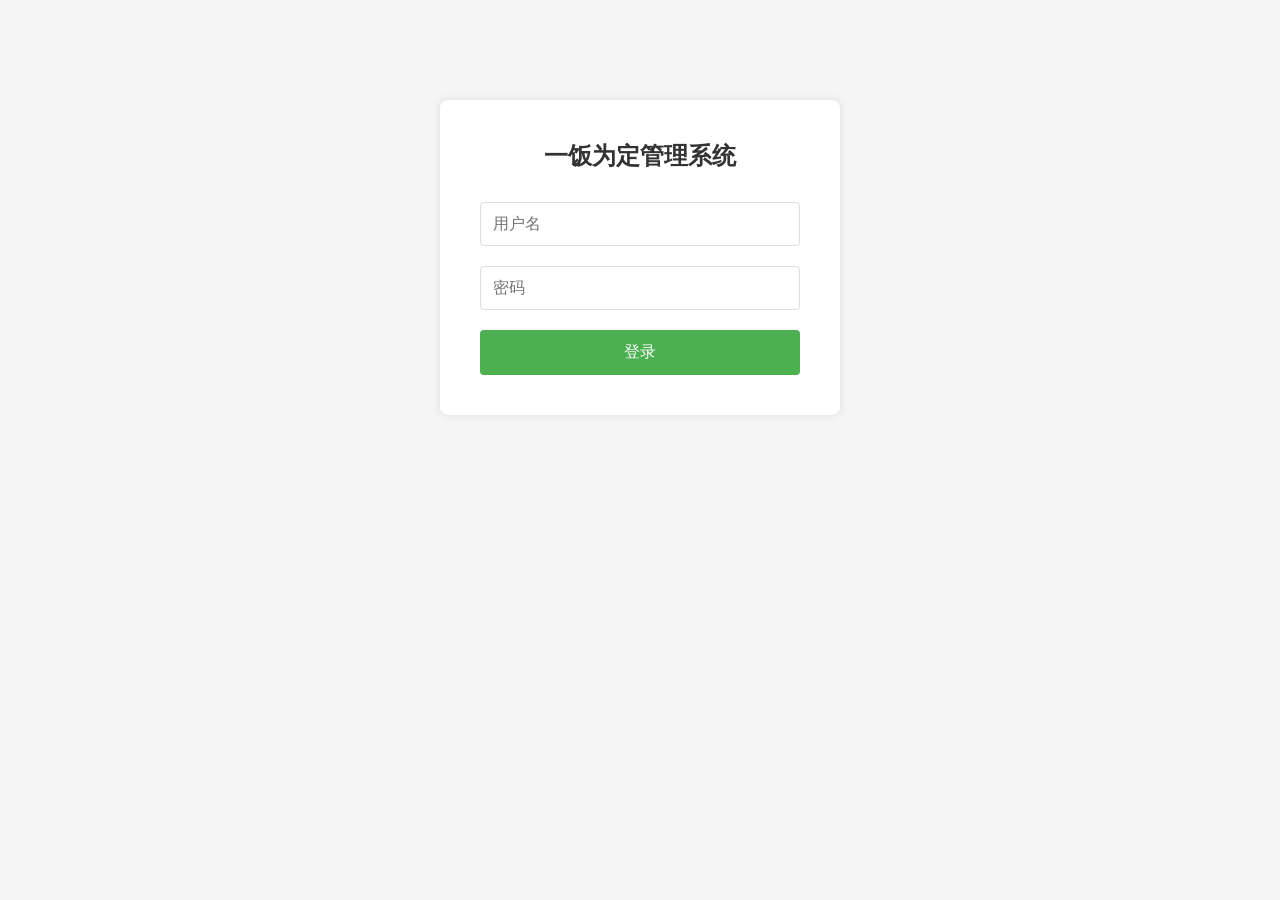
<file: yfwd-api/static/index.html>
<!DOCTYPE html>
<html lang="zh-CN">
<head>
    <meta charset="UTF-8">
    <meta name="viewport" content="width=device-width, initial-scale=1.0">
    <title>一饭为定管理系统</title>
    <style>
        * {
            margin: 0;
            padding: 0;
            box-sizing: border-box;
        }
        
        body {
            font-family: Arial, sans-serif;
            background-color: #f5f5f5;
            color: #333;
        }
        
        .container {
            max-width: 1200px;
            margin: 0 auto;
            padding: 20px;
        }
        
        /* 登录页面 */
        .login-container {
            max-width: 400px;
            margin: 100px auto;
            padding: 40px;
            background-color: white;
            border-radius: 8px;
            box-shadow: 0 0 10px rgba(0,0,0,0.1);
        }
        
        .login-container h2 {
            text-align: center;
            margin-bottom: 30px;
            color: #333;
        }
        
        .login-form input {
            width: 100%;
            padding: 12px;
            margin-bottom: 20px;
            border: 1px solid #ddd;
            border-radius: 4px;
            font-size: 16px;
        }
        
        .login-form button {
            width: 100%;
            padding: 12px;
            background-color: #4CAF50;
            color: white;
            border: none;
            border-radius: 4px;
            font-size: 16px;
            cursor: pointer;
        }
        
        .login-form button:hover {
            background-color: #45a049;
        }
        
        .login-hint {
            text-align: center;
            margin-top: 20px;
            font-size: 14px;
            color: #666;
        }
        
        /* 管理控制台 */
        .dashboard {
            display: none;
        }
        
        .header {
            display: flex;
            justify-content: space-between;
            align-items: center;
            margin-bottom: 30px;
        }
        
        .header h1 {
            font-size: 24px;
            color: #333;
        }
        
        .user-info {
            display: flex;
            align-items: center;
        }
        
        .user-info span {
            margin-right: 20px;
        }
        
        .logout-btn {
            padding: 8px 16px;
            background-color: #f44336;
            color: white;
            border: none;
            border-radius: 4px;
            cursor: pointer;
        }
        
        .logout-btn:hover {
            background-color: #da190b;
        }
        
        /* 统计卡片 */
        .stats-container {
            display: grid;
            grid-template-columns: repeat(4, 1fr);
            gap: 20px;
            margin-bottom: 30px;
        }
        
        .stat-card {
            background-color: white;
            padding: 20px;
            border-radius: 8px;
            box-shadow: 0 0 5px rgba(0,0,0,0.1);
            text-align: center;
        }
        
        .stat-card h3 {
            font-size: 14px;
            color: #666;
            margin-bottom: 10px;
        }
        
        .stat-card .value {
            font-size: 24px;
            font-weight: bold;
            color: #333;
        }
        
        /* 标签页 */
        .tabs {
            display: flex;
            margin-bottom: 20px;
            border-bottom: 1px solid #ddd;
        }
        
        .tab-btn {
            padding: 10px 20px;
            background: none;
            border: none;
            border-bottom: 2px solid transparent;
            cursor: pointer;
            font-size: 16px;
            color: #666;
        }
        
        .tab-btn.active {
            border-bottom-color: #4CAF50;
            color: #4CAF50;
            font-weight: bold;
        }
        
        /* 内容区域 */
        .tab-content {
            background-color: white;
            border-radius: 8px;
            box-shadow: 0 0 5px rgba(0,0,0,0.1);
            padding: 20px;
        }
        
        .tab-pane {
            display: none;
        }
        
        .tab-pane.active {
            display: block;
        }
        
        /* 表格 */
        table {
            width: 100%;
            border-collapse: collapse;
            margin-top: 20px;
        }
        
        th, td {
            padding: 12px;
            text-align: left;
            border-bottom: 1px solid #ddd;
        }
        
        th {
            background-color: #f2f2f2;
            font-weight: bold;
        }
        
        tr:hover {
            background-color: #f5f5f5;
        }
        
        /* 操作按钮 */
        .action-btn {
            padding: 5px 10px;
            border: none;
            border-radius: 4px;
            cursor: pointer;
            font-size: 14px;
        }
        
        .delete-btn {
            background-color: #f44336;
            color: white;
        }
        
        .delete-btn:hover {
            background-color: #da190b;
        }
        
        /* 加载状态 */
        .loading {
            text-align: center;
            padding: 40px;
            color: #666;
        }
        
        /* 错误提示 */
        .error {
            text-align: center;
            padding: 40px;
            color: #f44336;
        }
        
        /* 折叠容器 */
        .collapse-container {
            margin-bottom: 10px;
            border: 1px solid #ddd;
            border-radius: 4px;
        }
        
        .collapse-header {
            background-color: #f2f2f2;
            padding: 10px 15px;
            display: flex;
            justify-content: space-between;
            align-items: center;
            cursor: pointer;
        }
        
        .collapse-header:hover {
            background-color: #e8e8e8;
        }
        
        .collapse-content {
            padding: 15px;
            background-color: white;
        }
        
        /* 响应式设计 */
        @media (max-width: 768px) {
            .stats-container {
                grid-template-columns: 1fr;
            }
            
            .tabs {
                flex-direction: column;
            }
            
            .tab-btn {
                border-bottom: none;
                border-right: 2px solid transparent;
                padding: 10px;
            }
            
            .tab-btn.active {
                border-right-color: #4CAF50;
                border-bottom-color: transparent;
            }
        }
    </style>
</head>
<body>
    <!-- 登录页面 -->
    <div class="login-container" id="login-container">
        <h2>一饭为定管理系统</h2>
        <form class="login-form" onsubmit="event.preventDefault(); adminLogin();">
            <input type="text" id="username" placeholder="用户名" required>
            <input type="password" id="password" placeholder="密码" required>
            <button type="submit">登录</button>
        </form>
    </div>

    <!-- 管理控制台 -->
    <div class="dashboard" id="dashboard">
        <div class="container">
            <!-- 头部 -->
            <div class="header">
                <h1>一饭为定管理系统</h1>
                <div class="user-info">
                    <span>管理员</span>
                    <button class="logout-btn" onclick="logout()">退出登录</button>
                </div>
            </div>

            <!-- 统计卡片 -->
            <div class="stats-container" id="stats-container">
                <div class="stat-card">
                    <h3>用户总数</h3>
                    <div class="value" id="user-count">0</div>
                </div>
                <div class="stat-card">
                    <h3>菜单总数</h3>
                    <div class="value" id="menu-count">0</div>
                </div>
                <div class="stat-card">
                    <h3>订单总数</h3>
                    <div class="value" id="order-count">0</div>
                </div>
                <div class="stat-card">
                    <h3>今日订单</h3>
                    <div class="value" id="today-order-count">0</div>
                </div>
            </div>

            <!-- 标签页 -->
            <div class="tabs">
                <button class="tab-btn active" onclick="switchTab('users')">用户管理</button>
                <button class="tab-btn" onclick="switchTab('orders')">订单管理</button>
                <button class="tab-btn" onclick="switchTab('menus')">菜单管理</button>
            </div>

            <!-- 内容区域 -->
            <div class="tab-content">
                <!-- 用户管理 -->
                <div id="users-tab" class="tab-pane active">
                    <div id="users-content">
                        <div class="loading">加载中...</div>
                    </div>
                </div>

                <!-- 订单管理 -->
                <div id="orders-tab" class="tab-pane">
                    <div id="orders-content">
                        <div class="loading">加载中...</div>
                    </div>
                </div>

                <!-- 菜单管理 -->
                <div id="menus-tab" class="tab-pane">
                    <div id="menus-content">
                        <div class="loading">加载中...</div>
                    </div>
                </div>
            </div>
        </div>
    </div>

    <script>
        let adminToken = getAdminToken();

        // 获取带过期时间的token
        function getAdminToken() {
            const stored = localStorage.getItem('adminTokenData');
            if (!stored) return null;
            
            try {
                const data = JSON.parse(stored);
                if (data.expireTime && Date.now() < data.expireTime) {
                    return data.token;
                } else {
                    localStorage.removeItem('adminTokenData');
                    return null;
                }
            } catch (e) {
                localStorage.removeItem('adminTokenData');
                return null;
            }
        }

        // 设置带过期时间的token（30分钟）
        function setAdminToken(token) {
            const data = {
                token: token,
                expireTime: Date.now() + (30 * 60 * 1000) // 30分钟后过期
            };
            localStorage.setItem('adminTokenData', JSON.stringify(data));
        }

        // 初始化
        window.onload = function() {
            if (adminToken) {
                showDashboard();
                loadStats();
                loadUsers();
            }
        };

        // 管理员登录
        function adminLogin() {
            const username = document.getElementById('username').value;
            const password = document.getElementById('password').value;

            if (!username || !password) {
                alert('请输入用户名和密码');
                return;
            }

            fetch('/api/admin/login', {
                method: 'POST',
                headers: {
                    'Content-Type': 'application/json'
                },
                body: JSON.stringify({ username, password })
            })
            .then(response => response.json())
            .then(data => {
                if (data.code === 0 && data.token) {
                    adminToken = data.token;
                    setAdminToken(adminToken);
                    showDashboard();
                    loadStats();
                    loadUsers();
                } else {
                    alert('登录失败：' + (data.message || '未知错误'));
                }
            })
            .catch(error => {
                console.error('登录错误:', error);
                alert('登录失败，请检查网络连接');
            });
        }

        // 退出登录
        function logout() {
            localStorage.removeItem('adminTokenData');
            adminToken = null;
            document.getElementById('login-container').style.display = 'block';
            document.getElementById('dashboard').style.display = 'none';
        }

        // 显示控制台
        function showDashboard() {
            document.getElementById('login-container').style.display = 'none';
            document.getElementById('dashboard').style.display = 'block';
        }

        // 切换标签页
        function switchTab(tabName) {
            // 切换标签按钮状态
            document.querySelectorAll('.tab-btn').forEach(btn => btn.classList.remove('active'));
            event.target.classList.add('active');

            // 切换内容
            document.querySelectorAll('.tab-pane').forEach(pane => pane.classList.remove('active'));
            document.getElementById(tabName + '-tab').classList.add('active');

            // 加载对应数据
            if (tabName === 'users') {
                loadUsers();
            } else if (tabName === 'orders') {
                loadOrders();
            } else if (tabName === 'menus') {
                loadMenus();
            }
        }

        // 加载统计数据
        function loadStats() {
            fetch('/api/admin/stats', {
                headers: {
                    'token': adminToken
                }
            })
            .then(response => response.json())
            .then(data => {
                if (data.code === 0) {
                    document.getElementById('user-count').textContent = data.data.userCount || 0;
                    document.getElementById('menu-count').textContent = data.data.menuCount || 0;
                    document.getElementById('order-count').textContent = data.data.orderCount || 0;
                    document.getElementById('today-order-count').textContent = data.data.todayOrderCount || 0;
                }
            })
            .catch(error => {
                console.error('加载统计数据错误:', error);
            });
        }

        // 加载用户数据
        function loadUsers() {
            const content = document.getElementById('users-content');

            fetch('/api/admin/users', {
                headers: {
                    'token': adminToken
                }
            })
            .then(response => response.json())
            .then(data => {
                if (data.code === 0) {
                    if (data.data.length === 0) {
                        content.innerHTML = '<div class="loading">暂无用户数据</div>';
                        return;
                    }

                    // 按ID升序排序（从小到大）
                    const sortedUsers = data.data.sort((a, b) => a.id - b.id);

                    let html = `
                        <table>
                            <thead>
                                <tr>
                                <th>ID</th>
                                <th>昵称</th>
                                <th>邮箱</th>
                                <th>注册时间</th>
                                <th>操作</th>
                            </tr>
                            </thead>
                            <tbody>
                    `;

                    sortedUsers.forEach(user => {
                        html += `
                            <tr>
                                <td>${user.id}</td>
                                <td>${user.nickname || '未设置'}</td>
                                <td>${user.email || '未设置'}</td>
                                <td>${user.created_at || ''}</td>
                                <td>
                                    <button class="action-btn delete-btn" onclick="deleteUser(${user.id})">删除</button>
                                </td>
                            </tr>
                        `;
                    });

                    html += '</tbody></table>';
                    content.innerHTML = html;
                } else {
                    content.innerHTML = `<div class="error">加载失败：${data.message}</div>`;
                }
            })
            .catch(error => {
                console.error('加载用户数据错误:', error);
                content.innerHTML = '<div class="error">加载失败，请检查网络连接</div>';
            });
        }

        // 删除用户
        function deleteUser(userId) {
            if (!confirm('确定要删除这个用户吗？')) {
                return;
            }

            fetch(`/api/admin/users/${userId}`, {
                method: 'DELETE',
                headers: {
                    'token': adminToken
                }
            })
            .then(response => response.json())
            .then(data => {
                if (data.code === 0) {
                    alert('删除成功');
                    loadUsers();
                    loadStats();
                } else {
                    alert('删除失败：' + (data.message || '未知错误'));
                }
            })
            .catch(error => {
                console.error('删除用户错误:', error);
                alert('删除失败，请检查网络连接');
            });
        }

        // 加载订单数据
        function loadOrders() {
            const content = document.getElementById('orders-content');

            fetch('/api/admin/orders', {
                headers: {
                    'token': adminToken
                }
            })
            .then(response => response.json())
            .then(data => {
                if (data.code === 0) {
                    if (data.data.length === 0) {
                        content.innerHTML = '<div class="loading">暂无订单数据</div>';
                        return;
                    }

                    // 按ID升序排序（从小到大）
                    const sortedOrders = data.data.sort((a, b) => a.id - b.id);

                    // 按用户分组
                    const ordersByUser = {};
                    sortedOrders.forEach(order => {
                        const userId = order.user_id;
                        const userName = order.nickname || '未知用户';
                        const userEmail = order.email || '';
                        const emailDisplay = userEmail ? ` ${userEmail}` : '';
                        const userKey = `${userName}${emailDisplay} (ID: ${userId})`;
                        if (!ordersByUser[userKey]) {
                            ordersByUser[userKey] = [];
                        }
                        ordersByUser[userKey].push(order);
                    });

                    let html = '';

                    // 生成按用户折叠的订单
                    Object.keys(ordersByUser).forEach(userKey => {
                        const userOrders = ordersByUser[userKey];
                        html += `
                            <div class="collapse-container">
                                <div class="collapse-header" onclick="toggleCollapse(this)">
                                    <span>${userKey} (${userOrders.length}个订单)</span>
                                    <span>▶</span>
                                </div>
                                <div class="collapse-content" style="display: none;">
                                    <table>
                                        <thead>
                                            <tr>
                                                <th>订单ID</th>
                                                <th>餐别</th>
                                                <th>选择的菜品</th>
                                                <th>下单时间</th>
                                                <th>总价</th>
                                                <th>操作</th>
                                            </tr>
                                        </thead>
                                        <tbody>
                        `;

                        userOrders.forEach(order => {
                            let dishesHtml = '';
                            let totalAmount = 0;
                            if (Array.isArray(order.selected_dishes) && order.selected_dishes.length > 0) {
                                dishesHtml = '<ul style="margin: 0; padding-left: 20px;">';
                                order.selected_dishes.forEach(dish => {
                                    if (typeof dish === 'object') {
                                        const name = dish.name || '未知菜品';
                                        const price = dish.price != null ? parseFloat(dish.price) : 0;
                                        const quantity = dish.quantity != null ? parseInt(dish.quantity) : 1;
                                        totalAmount += price * quantity;
                                        dishesHtml += `<li>${name} ¥${price} x${quantity}</li>`;
                                    } else {
                                        dishesHtml += `<li>${dish}</li>`;
                                    }
                                });
                                dishesHtml += '</ul>';
                            } else {
                                dishesHtml = '无';
                            }

                            html += `
                                <tr>
                                    <td>${order.id}</td>
                                    <td>${order.meal_type || '未知'}</td>
                                    <td>${dishesHtml}</td>
                                    <td>${order.order_time || ''}</td>
                                    <td>¥${totalAmount.toFixed(2)}</td>
                                    <td>
                                        <button class="action-btn delete-btn" onclick="deleteOrder(${order.id})">删除</button>
                                    </td>
                                </tr>
                            `;
                        });

                        html += `
                                        </tbody>
                                    </table>
                                </div>
                            </div>
                        `;
                    });

                    content.innerHTML = html;
                } else {
                    content.innerHTML = `<div class="error">加载失败：${data.message}</div>`;
                }
            })
            .catch(error => {
                console.error('加载订单数据错误:', error);
                content.innerHTML = '<div class="error">加载失败，请检查网络连接</div>';
            });
        }

        // 加载菜单数据
        function loadMenus() {
            const content = document.getElementById('menus-content');

            fetch('/api/admin/menus', {
                headers: {
                    'token': adminToken
                }
            })
            .then(response => response.json())
            .then(data => {
                if (data.code === 0) {
                    if (data.data.length === 0) {
                        content.innerHTML = '<div class="loading">暂无菜单数据</div>';
                        return;
                    }

                    // 按ID升序排序（从小到大）
                    const sortedMenus = data.data.sort((a, b) => a.id - b.id);

                    // 按用户分组
                    const menusByUser = {};
                    sortedMenus.forEach(menu => {
                        const userId = menu.user_id;
                        const userName = menu.nickname || '未知用户';
                        const userEmail = menu.email || '';
                        const emailDisplay = userEmail ? ` ${userEmail}` : '';
                        const userKey = `${userName}${emailDisplay} (ID: ${userId})`;
                        if (!menusByUser[userKey]) {
                            menusByUser[userKey] = [];
                        }
                        menusByUser[userKey].push(menu);
                    });

                    let html = '';

                    // 生成按用户折叠的菜单
                    Object.keys(menusByUser).forEach(userKey => {
                        const userMenus = menusByUser[userKey];
                        html += `
                            <div class="collapse-container">
                                <div class="collapse-header" onclick="toggleCollapse(this)">
                                    <span>${userKey} (${userMenus.length}个菜单)</span>
                                    <span>▶</span>
                                </div>
                                <div class="collapse-content" style="display: none;">
                                    <table>
                                        <thead>
                                            <tr>
                                                <th>菜单ID</th>
                                                <th>菜单名称</th>
                                                <th>菜品数量</th>
                                                <th>菜单内容</th>
                                                <th>更新时间</th>
                                                <th>操作</th>
                                            </tr>
                                        </thead>
                                        <tbody>
                        `;

                        userMenus.forEach(menu => {
                            const dishCount = menu.dishes && Array.isArray(menu.dishes) ? menu.dishes.length : 0;
                            
                            let dishesHtml = '';
                            if (menu.dishes && Array.isArray(menu.dishes)) {
                                dishesHtml = menu.dishes.map(dish => {
                                    const name = typeof dish === 'object' ? (dish.name || '未知菜品') : dish;
                                    return `<li>${name}</li>`;
                                }).join('');
                            }

                            html += `
                                <tr>
                                    <td>${menu.id}</td>
                                    <td>${menu.name || ''}</td>
                                    <td>${dishCount}</td>
                                    <td><ul>${dishesHtml || '无菜品'}</ul></td>
                                    <td>${menu.updated_at || menu.created_at || ''}</td>
                                    <td>
                                        <button class="action-btn delete-btn" onclick="deleteMenu(${menu.id})">删除</button>
                                    </td>
                                </tr>
                            `;
                        });

                        html += `
                                        </tbody>
                                    </table>
                                </div>
                            </div>
                        `;
                    });

                    content.innerHTML = html;
                } else {
                    content.innerHTML = `<div class="error">加载失败：${data.message}</div>`;
                }
            })
            .catch(error => {
                console.error('加载菜单数据错误:', error);
                content.innerHTML = '<div class="error">加载失败，请检查网络连接</div>';
            });
        }

        // 删除菜单
        function deleteMenu(menuId) {
            if (!confirm('确定要删除这个菜单吗？')) {
                return;
            }

            fetch(`/api/admin/menus/${menuId}`, {
                method: 'DELETE',
                headers: {
                    'token': adminToken
                }
            })
            .then(response => response.json())
            .then(data => {
                if (data.code === 0) {
                    alert('删除成功');
                    loadMenus();
                    loadStats();
                } else {
                    alert('删除失败：' + (data.message || '未知错误'));
                }
            })
            .catch(error => {
                console.error('删除菜单错误:', error);
                alert('删除失败，请检查网络连接');
            });
        }

        // 删除订单
        function deleteOrder(orderId) {
            if (!confirm('确定要删除这个订单吗？')) {
                return;
            }

            fetch(`/api/admin/orders/${orderId}`, {
                method: 'DELETE',
                headers: {
                    'token': adminToken
                }
            })
            .then(response => response.json())
            .then(data => {
                if (data.code === 0) {
                    alert('删除成功');
                    loadOrders();
                    loadStats();
                } else {
                    alert('删除失败：' + (data.message || '未知错误'));
                }
            })
            .catch(error => {
                console.error('删除订单错误:', error);
                alert('删除失败，请检查网络连接');
            });
        }

        // 切换折叠状态
        function toggleCollapse(element) {
            const content = element.nextElementSibling;
            const arrow = element.querySelector('span:last-child');
            if (content.style.display === 'none' || content.style.display === '') {
                content.style.display = 'block';
                arrow.textContent = '▼';
            } else {
                content.style.display = 'none';
                arrow.textContent = '▶';
            }
        }
    </script>
</body>
</html>
</file>
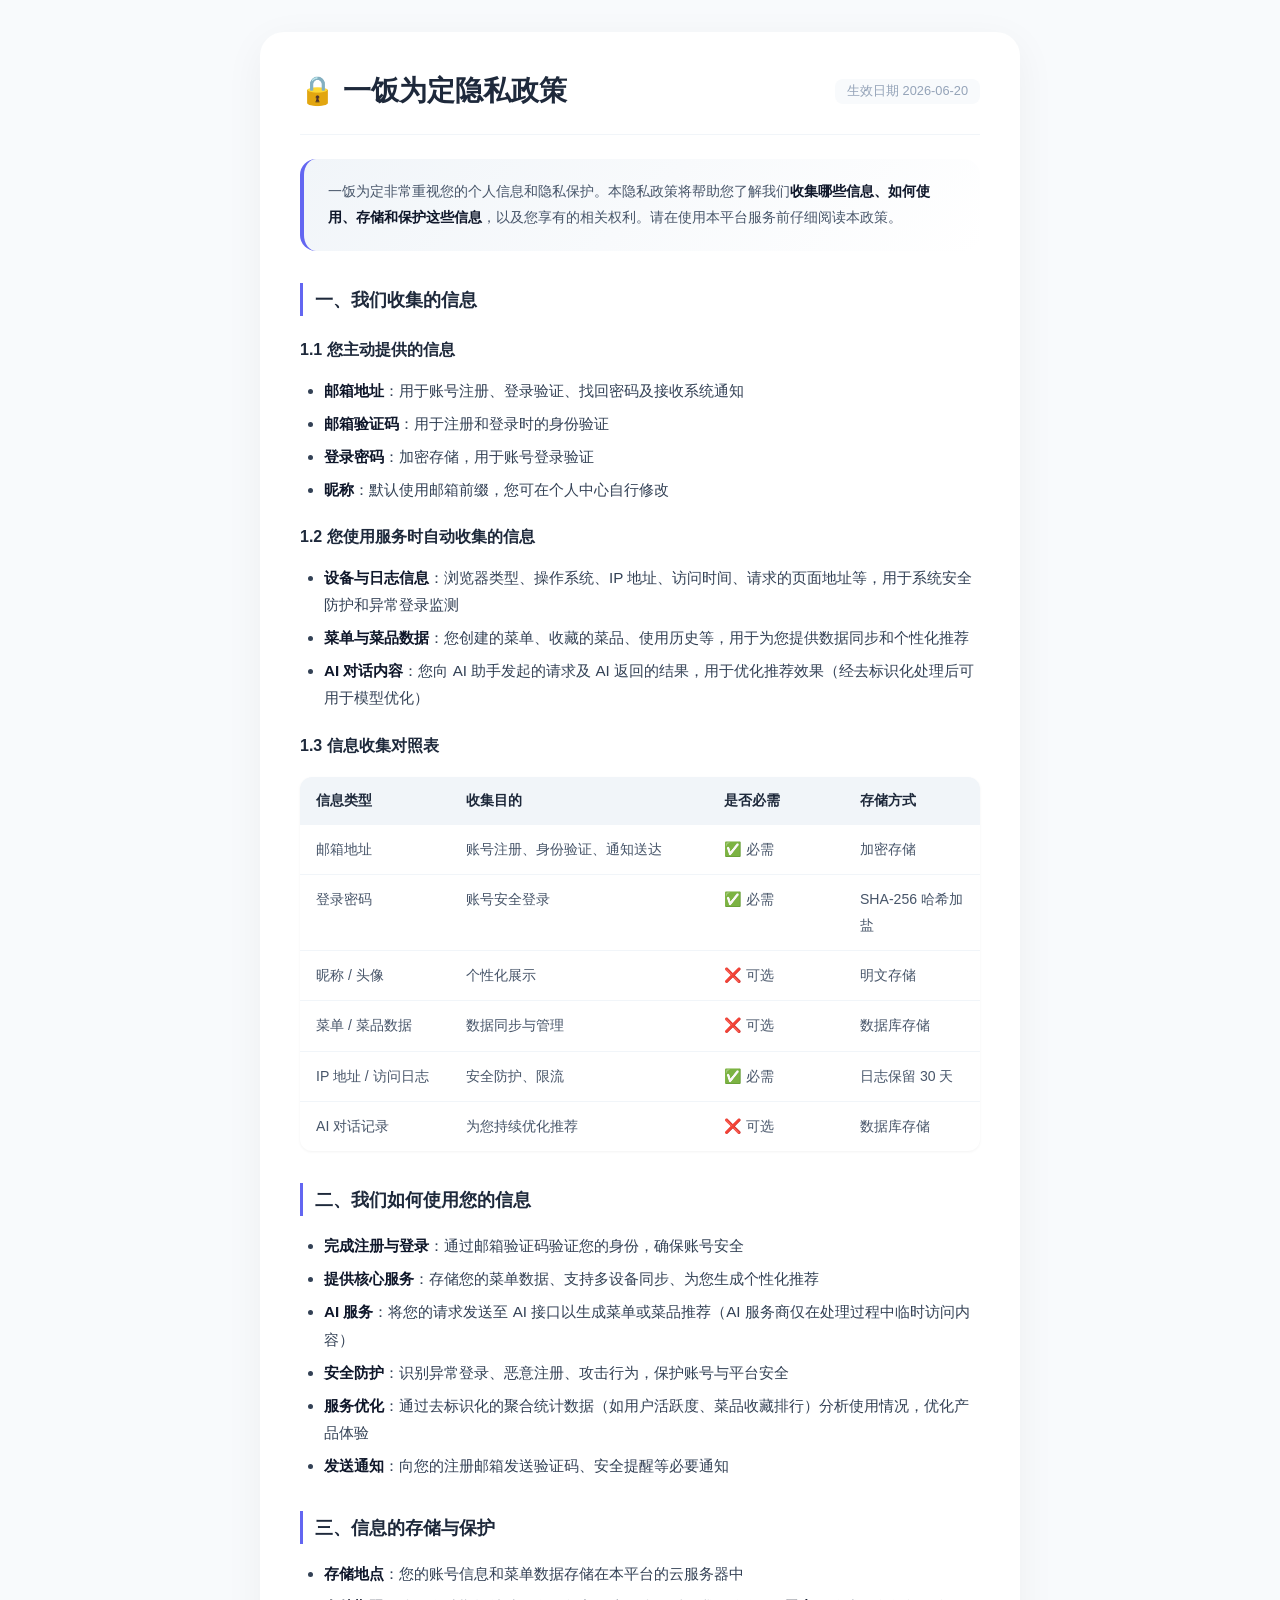
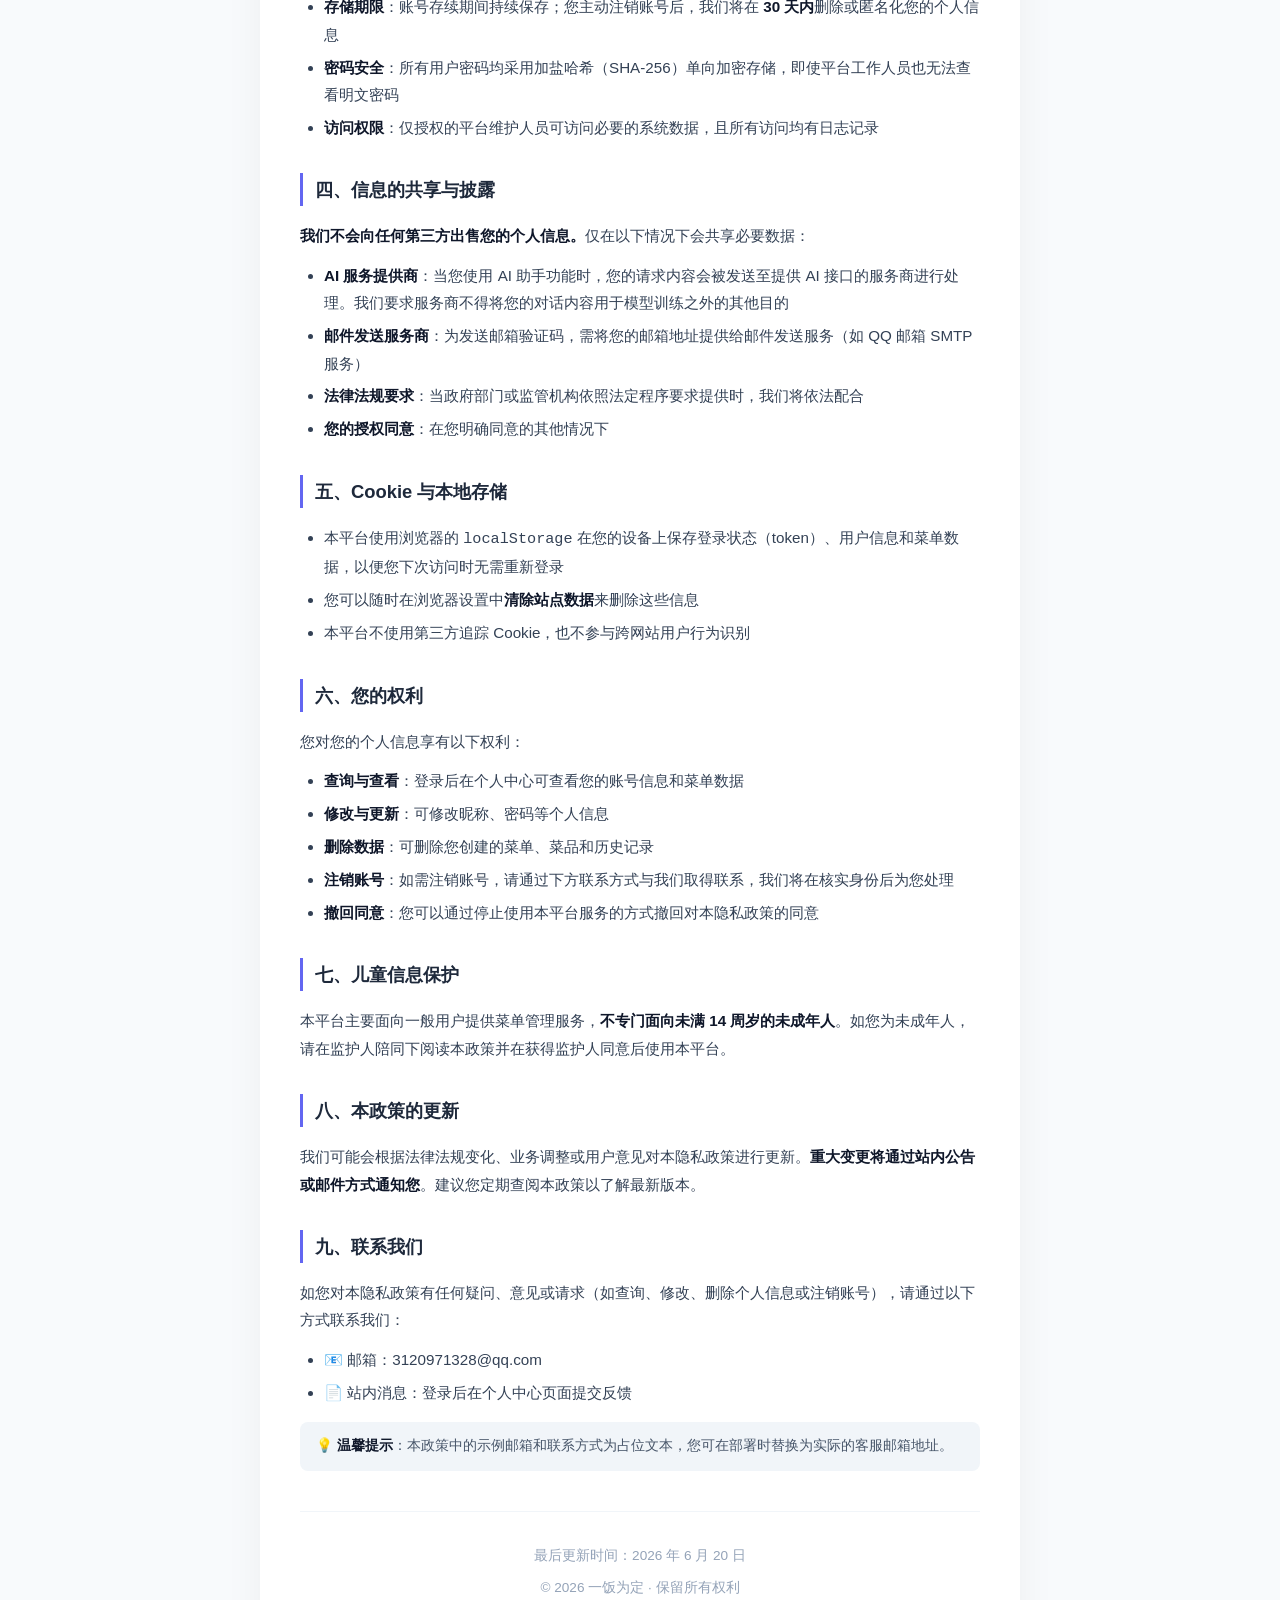
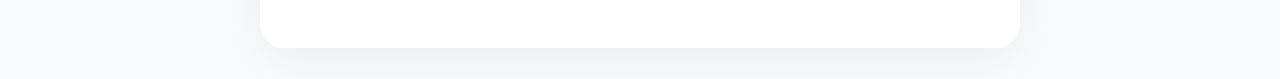
<file: yfwd-web/privacy.html>
<!DOCTYPE html>
<html lang="zh-CN">
<head>
  <meta charset="UTF-8">
  <meta name="viewport" content="width=device-width, initial-scale=1.0, maximum-scale=1.0, user-scalable=no">
  <title>一饭为定 · 隐私政策</title>
  <link rel="stylesheet" href="auth.css">
  <link rel="icon" type="image/jpeg" href="一饭为定.jpg">
  <style>
    .policy-page {
      min-height: 100vh;
      display: flex;
      align-items: center;
      justify-content: center;
      padding: 2rem 1rem;
      background: var(--bg-color, #f8fafc);
    }
    .policy-wrapper {
      max-width: 760px;
      width: 100%;
      background: #fff;
      border-radius: 1.5rem;
      box-shadow: 0 10px 40px rgba(0, 0, 0, 0.05);
      padding: 2.5rem;
    }
    .policy-header {
      display: flex;
      align-items: center;
      justify-content: space-between;
      margin-bottom: 1.5rem;
      padding-bottom: 1.5rem;
      border-bottom: 1px solid #f1f5f9;
    }
    .policy-header h1 {
      font-size: 1.75rem;
      font-weight: 700;
      color: #1e293b;
      display: flex;
      align-items: center;
      gap: 0.5rem;
    }
    .policy-header .version {
      font-size: 0.8rem;
      color: #94a3b8;
      background: #f8fafc;
      padding: 0.25rem 0.75rem;
      border-radius: 0.5rem;
    }
    .policy-back {
      color: #6366f1;
      font-size: 0.9rem;
      text-decoration: none;
      display: inline-flex;
      align-items: center;
      gap: 0.25rem;
    }
    .policy-back:hover { text-decoration: underline; }
    .policy-content {
      color: #334155;
      line-height: 1.8;
      font-size: 0.95rem;
    }
    .policy-content .intro {
      background: linear-gradient(135deg, #f1f5f9 0%, #fff 100%);
      padding: 1.25rem 1.5rem;
      border-radius: 1rem;
      margin-bottom: 2rem;
      border-left: 4px solid #6366f1;
    }
    .policy-content .intro p { margin: 0; color: #475569; font-size: 0.9rem; }
    .policy-content h2 {
      font-size: 1.15rem;
      font-weight: 600;
      color: #1e293b;
      margin: 2rem 0 1rem;
      padding-left: 0.75rem;
      border-left: 3px solid #6366f1;
    }
    .policy-content h3 {
      font-size: 1rem;
      font-weight: 600;
      color: #1e293b;
      margin: 1.25rem 0 0.5rem;
    }
    .policy-content p { margin: 0.5rem 0; }
    .policy-content ul { margin: 0.75rem 0; padding-left: 1.5rem; }
    .policy-content li { margin: 0.35rem 0; }
    .policy-content strong { color: #0f172a; font-weight: 600; }
    .policy-content em { color: #6366f1; font-style: normal; font-weight: 500; }
    .policy-table {
      width: 100%;
      border-collapse: collapse;
      margin: 1rem 0;
      font-size: 0.88rem;
      background: #fff;
      border-radius: 0.75rem;
      overflow: hidden;
      box-shadow: 0 1px 3px rgba(0, 0, 0, 0.05);
    }
    .policy-table th {
      background: #f1f5f9;
      color: #1e293b;
      text-align: left;
      padding: 0.75rem 1rem;
      font-weight: 600;
      font-size: 0.85rem;
    }
    .policy-table td {
      padding: 0.75rem 1rem;
      border-top: 1px solid #f1f5f9;
      color: #475569;
      vertical-align: top;
    }
    .policy-table tr:first-child td { border-top: none; }
    .policy-footer {
      margin-top: 2.5rem;
      padding-top: 1.5rem;
      border-top: 1px solid #f1f5f9;
      text-align: center;
      color: #94a3b8;
      font-size: 0.85rem;
    }
    @media (max-width: 768px) {
      .policy-page { padding: 1rem 0.5rem; }
      .policy-wrapper { padding: 1.5rem; border-radius: 1rem; }
      .policy-header h1 { font-size: 1.35rem; }
      .policy-table { font-size: 0.8rem; }
      .policy-table th, .policy-table td { padding: 0.6rem 0.5rem; }
    }
  </style>
</head>
<body>
  <div class="policy-page">
    <div class="policy-wrapper">
      <div class="policy-header">
        <h1>🔒 一饭为定隐私政策</h1>
        <span class="version">生效日期 2026-06-20</span>
      </div>

      <div class="policy-content">

        <div class="intro">
          <p>一饭为定非常重视您的个人信息和隐私保护。本隐私政策将帮助您了解我们<strong>收集哪些信息、如何使用、存储和保护这些信息</strong>，以及您享有的相关权利。请在使用本平台服务前仔细阅读本政策。</p>
        </div>

        <h2>一、我们收集的信息</h2>

        <h3>1.1 您主动提供的信息</h3>
        <ul>
          <li><strong>邮箱地址</strong>：用于账号注册、登录验证、找回密码及接收系统通知</li>
          <li><strong>邮箱验证码</strong>：用于注册和登录时的身份验证</li>
          <li><strong>登录密码</strong>：加密存储，用于账号登录验证</li>
          <li><strong>昵称</strong>：默认使用邮箱前缀，您可在个人中心自行修改</li>
        </ul>

        <h3>1.2 您使用服务时自动收集的信息</h3>
        <ul>
          <li><strong>设备与日志信息</strong>：浏览器类型、操作系统、IP 地址、访问时间、请求的页面地址等，用于系统安全防护和异常登录监测</li>
          <li><strong>菜单与菜品数据</strong>：您创建的菜单、收藏的菜品、使用历史等，用于为您提供数据同步和个性化推荐</li>
          <li><strong>AI 对话内容</strong>：您向 AI 助手发起的请求及 AI 返回的结果，用于优化推荐效果（经去标识化处理后可用于模型优化）</li>
        </ul>

        <h3>1.3 信息收集对照表</h3>
        <table class="policy-table">
          <thead>
            <tr>
              <th style="width: 22%;">信息类型</th>
              <th style="width: 38%;">收集目的</th>
              <th style="width: 20%;">是否必需</th>
              <th style="width: 20%;">存储方式</th>
            </tr>
          </thead>
          <tbody>
            <tr>
              <td>邮箱地址</td>
              <td>账号注册、身份验证、通知送达</td>
              <td>✅ 必需</td>
              <td>加密存储</td>
            </tr>
            <tr>
              <td>登录密码</td>
              <td>账号安全登录</td>
              <td>✅ 必需</td>
              <td>SHA-256 哈希加盐</td>
            </tr>
            <tr>
              <td>昵称 / 头像</td>
              <td>个性化展示</td>
              <td>❌ 可选</td>
              <td>明文存储</td>
            </tr>
            <tr>
              <td>菜单 / 菜品数据</td>
              <td>数据同步与管理</td>
              <td>❌ 可选</td>
              <td>数据库存储</td>
            </tr>
            <tr>
              <td>IP 地址 / 访问日志</td>
              <td>安全防护、限流</td>
              <td>✅ 必需</td>
              <td>日志保留 30 天</td>
            </tr>
            <tr>
              <td>AI 对话记录</td>
              <td>为您持续优化推荐</td>
              <td>❌ 可选</td>
              <td>数据库存储</td>
            </tr>
          </tbody>
        </table>

        <h2>二、我们如何使用您的信息</h2>
        <ul>
          <li><strong>完成注册与登录</strong>：通过邮箱验证码验证您的身份，确保账号安全</li>
          <li><strong>提供核心服务</strong>：存储您的菜单数据、支持多设备同步、为您生成个性化推荐</li>
          <li><strong>AI 服务</strong>：将您的请求发送至 AI 接口以生成菜单或菜品推荐（AI 服务商仅在处理过程中临时访问内容）</li>
          <li><strong>安全防护</strong>：识别异常登录、恶意注册、攻击行为，保护账号与平台安全</li>
          <li><strong>服务优化</strong>：通过去标识化的聚合统计数据（如用户活跃度、菜品收藏排行）分析使用情况，优化产品体验</li>
          <li><strong>发送通知</strong>：向您的注册邮箱发送验证码、安全提醒等必要通知</li>
        </ul>

        <h2>三、信息的存储与保护</h2>
        <ul>
          <li><strong>存储地点</strong>：您的账号信息和菜单数据存储在本平台的云服务器中</li>
          <li><strong>存储期限</strong>：账号存续期间持续保存；您主动注销账号后，我们将在 <strong>30 天内</strong>删除或匿名化您的个人信息</li>
          <li><strong>密码安全</strong>：所有用户密码均采用加盐哈希（SHA-256）单向加密存储，即使平台工作人员也无法查看明文密码</li>
          <li><strong>访问权限</strong>：仅授权的平台维护人员可访问必要的系统数据，且所有访问均有日志记录</li>
        </ul>

        <h2>四、信息的共享与披露</h2>
        <p><strong>我们不会向任何第三方出售您的个人信息。</strong>仅在以下情况下会共享必要数据：</p>
        <ul>
          <li><strong>AI 服务提供商</strong>：当您使用 AI 助手功能时，您的请求内容会被发送至提供 AI 接口的服务商进行处理。我们要求服务商不得将您的对话内容用于模型训练之外的其他目的</li>
          <li><strong>邮件发送服务商</strong>：为发送邮箱验证码，需将您的邮箱地址提供给邮件发送服务（如 QQ 邮箱 SMTP 服务）</li>
          <li><strong>法律法规要求</strong>：当政府部门或监管机构依照法定程序要求提供时，我们将依法配合</li>
          <li><strong>您的授权同意</strong>：在您明确同意的其他情况下</li>
        </ul>

        <h2>五、Cookie 与本地存储</h2>
        <ul>
          <li>本平台使用浏览器的 <code>localStorage</code> 在您的设备上保存登录状态（token）、用户信息和菜单数据，以便您下次访问时无需重新登录</li>
          <li>您可以随时在浏览器设置中<strong>清除站点数据</strong>来删除这些信息</li>
          <li>本平台不使用第三方追踪 Cookie，也不参与跨网站用户行为识别</li>
        </ul>

        <h2>六、您的权利</h2>
        <p>您对您的个人信息享有以下权利：</p>
        <ul>
          <li><strong>查询与查看</strong>：登录后在个人中心可查看您的账号信息和菜单数据</li>
          <li><strong>修改与更新</strong>：可修改昵称、密码等个人信息</li>
          <li><strong>删除数据</strong>：可删除您创建的菜单、菜品和历史记录</li>
          <li><strong>注销账号</strong>：如需注销账号，请通过下方联系方式与我们取得联系，我们将在核实身份后为您处理</li>
          <li><strong>撤回同意</strong>：您可以通过停止使用本平台服务的方式撤回对本隐私政策的同意</li>
        </ul>

        <h2>七、儿童信息保护</h2>
        <p>本平台主要面向一般用户提供菜单管理服务，<strong>不专门面向未满 14 周岁的未成年人</strong>。如您为未成年人，请在监护人陪同下阅读本政策并在获得监护人同意后使用本平台。</p>

        <h2>八、本政策的更新</h2>
        <p>我们可能会根据法律法规变化、业务调整或用户意见对本隐私政策进行更新。<strong>重大变更将通过站内公告或邮件方式通知您</strong>。建议您定期查阅本政策以了解最新版本。</p>

        <h2>九、联系我们</h2>
        <p>如您对本隐私政策有任何疑问、意见或请求（如查询、修改、删除个人信息或注销账号），请通过以下方式联系我们：</p>
        <ul>
          <li>📧 邮箱：3120971328@qq.com</li>
          <li>📄 站内消息：登录后在个人中心页面提交反馈</li>
        </ul>
        <p style="margin-top: 1rem; padding: 0.75rem 1rem; background: #f1f5f9; border-radius: 0.5rem; color: #475569; font-size: 0.85rem;">
          <strong>💡 温馨提示</strong>：本政策中的示例邮箱和联系方式为占位文本，您可在部署时替换为实际的客服邮箱地址。
        </p>

        <div class="policy-footer">
          <p>最后更新时间：2026 年 6 月 20 日</p>
          <p>© 2026 一饭为定 · 保留所有权利</p>
        </div>

      </div>
    </div>
  </div>
</body>
</html>
</file>
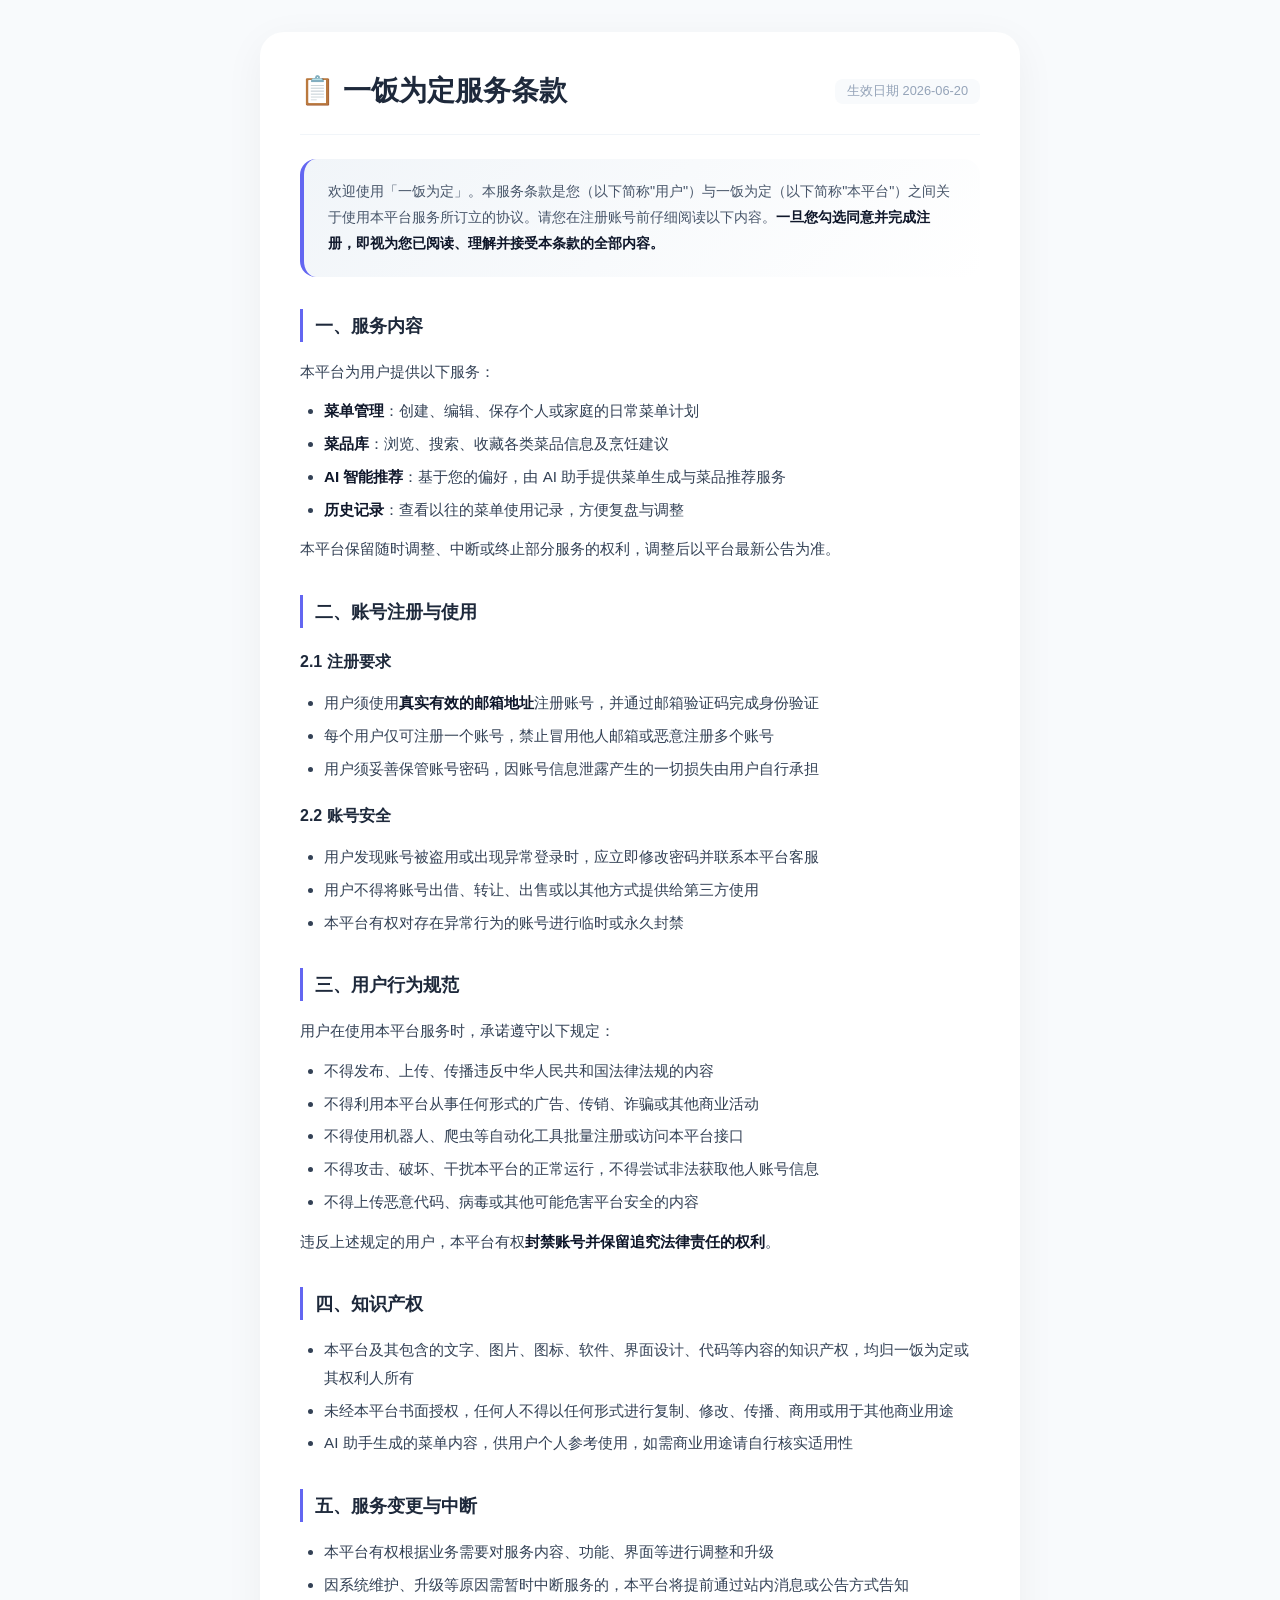
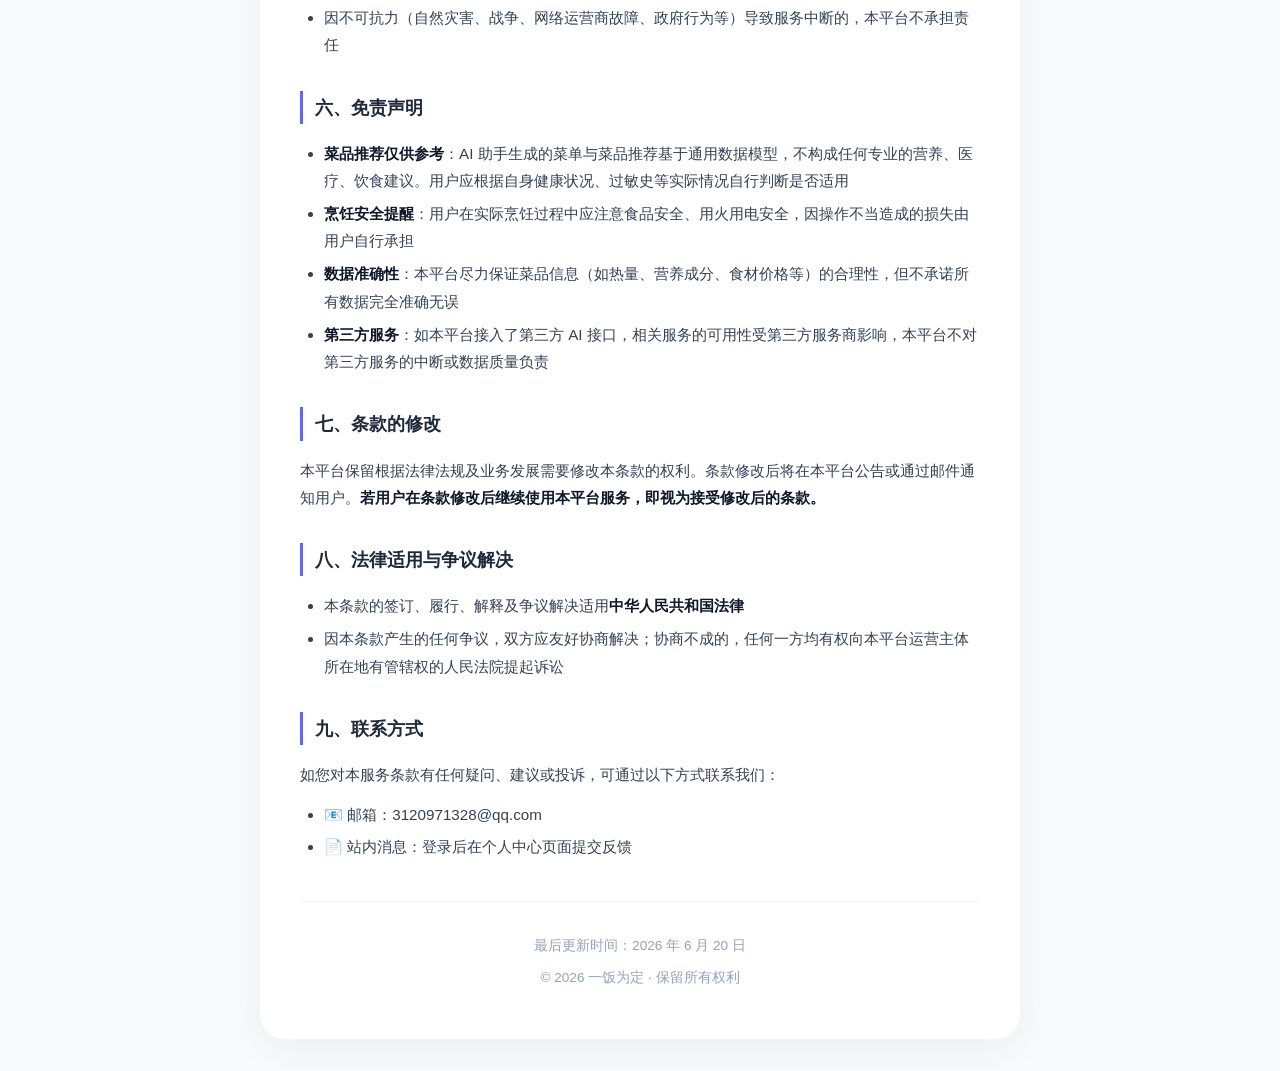
<file: yfwd-web/terms.html>
<!DOCTYPE html>
<html lang="zh-CN">
<head>
  <meta charset="UTF-8">
  <meta name="viewport" content="width=device-width, initial-scale=1.0, maximum-scale=1.0, user-scalable=no">
  <title>一饭为定 · 服务条款</title>
  <link rel="stylesheet" href="auth.css">
  <link rel="icon" type="image/jpeg" href="一饭为定.jpg">
  <style>
    .policy-page {
      min-height: 100vh;
      display: flex;
      align-items: center;
      justify-content: center;
      padding: 2rem 1rem;
      background: var(--bg-color, #f8fafc);
    }
    .policy-wrapper {
      max-width: 760px;
      width: 100%;
      background: #fff;
      border-radius: 1.5rem;
      box-shadow: 0 10px 40px rgba(0, 0, 0, 0.05);
      padding: 2.5rem;
    }
    .policy-header {
      display: flex;
      align-items: center;
      justify-content: space-between;
      margin-bottom: 1.5rem;
      padding-bottom: 1.5rem;
      border-bottom: 1px solid #f1f5f9;
    }
    .policy-header h1 {
      font-size: 1.75rem;
      font-weight: 700;
      color: #1e293b;
      display: flex;
      align-items: center;
      gap: 0.5rem;
    }
    .policy-header .version {
      font-size: 0.8rem;
      color: #94a3b8;
      background: #f8fafc;
      padding: 0.25rem 0.75rem;
      border-radius: 0.5rem;
    }
    .policy-back {
      color: #6366f1;
      font-size: 0.9rem;
      text-decoration: none;
      display: inline-flex;
      align-items: center;
      gap: 0.25rem;
    }
    .policy-back:hover { text-decoration: underline; }
    .policy-content {
      color: #334155;
      line-height: 1.8;
      font-size: 0.95rem;
    }
    .policy-content .intro {
      background: linear-gradient(135deg, #f1f5f9 0%, #fff 100%);
      padding: 1.25rem 1.5rem;
      border-radius: 1rem;
      margin-bottom: 2rem;
      border-left: 4px solid #6366f1;
    }
    .policy-content .intro p { margin: 0; color: #475569; font-size: 0.9rem; }
    .policy-content h2 {
      font-size: 1.15rem;
      font-weight: 600;
      color: #1e293b;
      margin: 2rem 0 1rem;
      padding-left: 0.75rem;
      border-left: 3px solid #6366f1;
    }
    .policy-content h3 {
      font-size: 1rem;
      font-weight: 600;
      color: #1e293b;
      margin: 1.25rem 0 0.5rem;
    }
    .policy-content p { margin: 0.5rem 0; }
    .policy-content ul { margin: 0.75rem 0; padding-left: 1.5rem; }
    .policy-content li { margin: 0.35rem 0; }
    .policy-content strong { color: #0f172a; font-weight: 600; }
    .policy-content em { color: #6366f1; font-style: normal; font-weight: 500; }
    .policy-footer {
      margin-top: 2.5rem;
      padding-top: 1.5rem;
      border-top: 1px solid #f1f5f9;
      text-align: center;
      color: #94a3b8;
      font-size: 0.85rem;
    }
    @media (max-width: 768px) {
      .policy-page { padding: 1rem 0.5rem; }
      .policy-wrapper { padding: 1.5rem; border-radius: 1rem; }
      .policy-header h1 { font-size: 1.35rem; }
    }
  </style>
</head>
<body>
  <div class="policy-page">
    <div class="policy-wrapper">
      <div class="policy-header">
        <h1>📋 一饭为定服务条款</h1>
        <span class="version">生效日期 2026-06-20</span>
      </div>

      <div class="policy-content">

        <div class="intro">
          <p>欢迎使用「一饭为定」。本服务条款是您（以下简称"用户"）与一饭为定（以下简称"本平台"）之间关于使用本平台服务所订立的协议。请您在注册账号前仔细阅读以下内容。<strong>一旦您勾选同意并完成注册，即视为您已阅读、理解并接受本条款的全部内容。</strong></p>
        </div>

        <h2>一、服务内容</h2>
        <p>本平台为用户提供以下服务：</p>
        <ul>
          <li><strong>菜单管理</strong>：创建、编辑、保存个人或家庭的日常菜单计划</li>
          <li><strong>菜品库</strong>：浏览、搜索、收藏各类菜品信息及烹饪建议</li>
          <li><strong>AI 智能推荐</strong>：基于您的偏好，由 AI 助手提供菜单生成与菜品推荐服务</li>
          <li><strong>历史记录</strong>：查看以往的菜单使用记录，方便复盘与调整</li>
        </ul>
        <p>本平台保留随时调整、中断或终止部分服务的权利，调整后以平台最新公告为准。</p>

        <h2>二、账号注册与使用</h2>
        <h3>2.1 注册要求</h3>
        <ul>
          <li>用户须使用<strong>真实有效的邮箱地址</strong>注册账号，并通过邮箱验证码完成身份验证</li>
          <li>每个用户仅可注册一个账号，禁止冒用他人邮箱或恶意注册多个账号</li>
          <li>用户须妥善保管账号密码，因账号信息泄露产生的一切损失由用户自行承担</li>
        </ul>

        <h3>2.2 账号安全</h3>
        <ul>
          <li>用户发现账号被盗用或出现异常登录时，应立即修改密码并联系本平台客服</li>
          <li>用户不得将账号出借、转让、出售或以其他方式提供给第三方使用</li>
          <li>本平台有权对存在异常行为的账号进行临时或永久封禁</li>
        </ul>

        <h2>三、用户行为规范</h2>
        <p>用户在使用本平台服务时，承诺遵守以下规定：</p>
        <ul>
          <li>不得发布、上传、传播违反中华人民共和国法律法规的内容</li>
          <li>不得利用本平台从事任何形式的广告、传销、诈骗或其他商业活动</li>
          <li>不得使用机器人、爬虫等自动化工具批量注册或访问本平台接口</li>
          <li>不得攻击、破坏、干扰本平台的正常运行，不得尝试非法获取他人账号信息</li>
          <li>不得上传恶意代码、病毒或其他可能危害平台安全的内容</li>
        </ul>
        <p>违反上述规定的用户，本平台有权<strong>封禁账号并保留追究法律责任的权利</strong>。</p>

        <h2>四、知识产权</h2>
        <ul>
          <li>本平台及其包含的文字、图片、图标、软件、界面设计、代码等内容的知识产权，均归一饭为定或其权利人所有</li>
          <li>未经本平台书面授权，任何人不得以任何形式进行复制、修改、传播、商用或用于其他商业用途</li>
          <li>AI 助手生成的菜单内容，供用户个人参考使用，如需商业用途请自行核实适用性</li>
        </ul>

        <h2>五、服务变更与中断</h2>
        <ul>
          <li>本平台有权根据业务需要对服务内容、功能、界面等进行调整和升级</li>
          <li>因系统维护、升级等原因需暂时中断服务的，本平台将提前通过站内消息或公告方式告知</li>
          <li>因不可抗力（自然灾害、战争、网络运营商故障、政府行为等）导致服务中断的，本平台不承担责任</li>
        </ul>

        <h2>六、免责声明</h2>
        <ul>
          <li><strong>菜品推荐仅供参考</strong>：AI 助手生成的菜单与菜品推荐基于通用数据模型，不构成任何专业的营养、医疗、饮食建议。用户应根据自身健康状况、过敏史等实际情况自行判断是否适用</li>
          <li><strong>烹饪安全提醒</strong>：用户在实际烹饪过程中应注意食品安全、用火用电安全，因操作不当造成的损失由用户自行承担</li>
          <li><strong>数据准确性</strong>：本平台尽力保证菜品信息（如热量、营养成分、食材价格等）的合理性，但不承诺所有数据完全准确无误</li>
          <li><strong>第三方服务</strong>：如本平台接入了第三方 AI 接口，相关服务的可用性受第三方服务商影响，本平台不对第三方服务的中断或数据质量负责</li>
        </ul>

        <h2>七、条款的修改</h2>
        <p>本平台保留根据法律法规及业务发展需要修改本条款的权利。条款修改后将在本平台公告或通过邮件通知用户。<strong>若用户在条款修改后继续使用本平台服务，即视为接受修改后的条款。</strong></p>

        <h2>八、法律适用与争议解决</h2>
        <ul>
          <li>本条款的签订、履行、解释及争议解决适用<strong>中华人民共和国法律</strong></li>
          <li>因本条款产生的任何争议，双方应友好协商解决；协商不成的，任何一方均有权向本平台运营主体所在地有管辖权的人民法院提起诉讼</li>
        </ul>

        <h2>九、联系方式</h2>
        <p>如您对本服务条款有任何疑问、建议或投诉，可通过以下方式联系我们：</p>
        <ul>
          <li>📧 邮箱：3120971328@qq.com</li>
          <li>📄 站内消息：登录后在个人中心页面提交反馈</li>
        </ul>

        <div class="policy-footer">
          <p>最后更新时间：2026 年 6 月 20 日</p>
          <p>© 2026 一饭为定 · 保留所有权利</p>
        </div>

      </div>
    </div>
  </div>
</body>
</html>
</file>
<file: yfwd-web/auth.css>
/* ============================================
 * 一饭为定 - 登录/注册页样式
 * 基于 animated-characters-login-page 风格改造
 * ============================================ */

* {
  margin: 0;
  padding: 0;
  box-sizing: border-box;
}

body {
  font-family: 'Inter', -apple-system, BlinkMacSystemFont, 'PingFang SC', 'Hiragino Sans GB', 'Microsoft YaHei', 'Segoe UI', Roboto, sans-serif;
  -webkit-font-smoothing: antialiased;
  -moz-osx-font-smoothing: grayscale;
  background: #f3f4f6;
  color: #111827;
  min-height: 100vh;
}

#auth-app {
  width: 100%;
  min-height: 100vh;
}

/* ----- 整体布局 ----- */
.login-page {
  display: grid;
  grid-template-columns: 1fr 1fr;
  min-height: 100vh;
  max-height: 100vh;
  overflow: hidden;
}

.left-section {
  position: relative;
  display: flex;
  flex-direction: column;
  justify-content: space-between;
  background: linear-gradient(to bottom right, #9ca3af, #6b7280, #4b5563);
  padding: 3rem;
  color: white;
  overflow: hidden;
}

.logo-section {
  position: relative;
  z-index: 20;
}

.logo-link {
  display: flex;
  align-items: center;
  gap: 0.6rem;
  font-size: 1.125rem;
  font-weight: 600;
  text-decoration: none;
  color: inherit;
}

.logo-image {
  width: 36px;
  height: 36px;
  background: rgba(255, 255, 255, 0.12);
  backdrop-filter: blur(4px);
  padding: 0.2rem;
  border-radius: 0.5rem;
  object-fit: cover;
}

.brand-text {
  display: flex;
  flex-direction: column;
  line-height: 1.1;
}

.brand-text small {
  font-size: 0.7rem;
  font-weight: 400;
  opacity: 0.7;
  letter-spacing: 0.05em;
  text-transform: uppercase;
}

.characters-section {
  position: relative;
  z-index: 20;
  display: flex;
  align-items: flex-end;
  justify-content: center;
  height: 500px;
  width: 100%;
}

.footer-links {
  position: relative;
  z-index: 20;
  display: flex;
  align-items: center;
  gap: 2rem;
  font-size: 0.875rem;
  color: #4b5563;
}

.footer-link {
  color: inherit;
  text-decoration: none;
  transition: color 0.2s;
}

.footer-link:hover {
  color: #1f2937;
}

/* ----- 装饰元素 ----- */
.grid-overlay {
  position: absolute;
  inset: 0;
  background-image:
    linear-gradient(rgba(255, 255, 255, 0.05) 1px, transparent 1px),
    linear-gradient(90deg, rgba(255, 255, 255, 0.05) 1px, transparent 1px);
  background-size: 20px 20px;
  z-index: 1;
}

.blur-circle {
  position: absolute;
  border-radius: 50%;
  filter: blur(96px);
  z-index: 1;
}

.blur-circle-1 {
  top: 25%;
  right: 25%;
  width: 16rem;
  height: 16rem;
  background: rgba(156, 163, 175, 0.2);
}

.blur-circle-2 {
  bottom: 25%;
  left: 25%;
  width: 24rem;
  height: 24rem;
  background: rgba(209, 213, 219, 0.2);
}

/* ----- 右侧表单区 ----- */
.right-section {
  display: flex;
  align-items: center;
  justify-content: center;
  padding: 2rem;
  background: white;
  position: relative;
  overflow-y: auto;
}

.form-wrapper {
  width: 100%;
  max-width: 420px;
}

.mobile-logo {
  display: none;
  align-items: center;
  justify-content: center;
  gap: 0.6rem;
  font-size: 1.125rem;
  font-weight: 600;
  margin-bottom: 3rem;
}

.form-header {
  text-align: center;
  margin-bottom: 2.5rem;
}

.form-title {
  font-size: 1.875rem;
  font-weight: 700;
  letter-spacing: -0.025em;
  margin-bottom: 0.5rem;
  color: #111827;
}

.form-subtitle {
  font-size: 0.875rem;
  color: #6b7280;
}

.login-form {
  display: flex;
  flex-direction: column;
  gap: 1.25rem;
}

.form-group {
  display: flex;
  flex-direction: column;
  gap: 0.5rem;
}

.form-label {
  font-size: 0.875rem;
  font-weight: 500;
  color: #374151;
}

.form-input {
  width: 100%;
  height: 3rem;
  padding: 0 1rem;
  background: white;
  border: 1.5px solid rgba(229, 231, 235, 0.6);
  border-radius: 0.5rem;
  font-size: 1rem;
  transition: all 0.2s;
  outline: none;
  font-family: inherit;
  color: #111827;
}

.form-input::placeholder {
  opacity: 0.4;
  color: #9ca3af;
}

.form-input:focus {
  border-color: #6366f1;
  box-shadow: 0 0 0 3px rgba(99, 102, 241, 0.1);
}

.password-wrapper {
  position: relative;
}

.password-wrapper .form-input {
  padding-right: 2.75rem;
}

.password-wrapper .form-input[type='password']::-ms-reveal,
.password-wrapper .form-input[type='password']::-ms-clear {
  display: none;
}

/* 带左侧图标的输入框 */
.form-input.with-icon {
  padding-left: 2.75rem;
}

.input-icon {
  position: absolute;
  left: 0.85rem;
  top: 50%;
  transform: translateY(-50%);
  color: #9ca3af;
  display: flex;
  align-items: center;
  pointer-events: none;
  width: 1.1rem;
  height: 1.1rem;
}

.input-icon svg {
  width: 100%;
  height: 100%;
}

/* 验证码行：输入框 + 按钮 */
.code-row {
  display: flex;
  gap: 0.5rem;
  align-items: stretch;
}

.code-row .form-input {
  flex: 1;
  letter-spacing: 0.4em;
  text-align: center;
  font-weight: 600;
  font-size: 1.1rem;
}

.code-button {
  flex-shrink: 0;
  padding: 0 1rem;
  background: #111827;
  color: white;
  border: none;
  border-radius: 0.5rem;
  font-size: 0.875rem;
  font-weight: 500;
  cursor: pointer;
  transition: all 0.2s;
  white-space: nowrap;
  min-width: 7rem;
  display: flex;
  align-items: center;
  justify-content: center;
}

.code-button:hover:not(:disabled) {
  background: #1f2937;
}

.code-button:disabled {
  background: #d1d5db;
  color: #6b7280;
  cursor: not-allowed;
}

.code-hint {
  font-size: 0.75rem;
  color: #10b981;
  margin-top: 0.35rem;
  display: flex;
  align-items: center;
  gap: 0.3rem;
}

.code-hint.error {
  color: #ef4444;
}

.password-toggle {
  position: absolute;
  right: 0.75rem;
  top: 50%;
  transform: translateY(-50%);
  background: none;
  border: none;
  color: #9ca3af;
  cursor: pointer;
  padding: 0.25rem;
  display: flex;
  align-items: center;
  transition: color 0.2s;
}

.password-toggle:hover {
  color: #111827;
}

.icon {
  width: 20px;
  height: 20px;
}

.error-message {
  font-size: 0.85rem;
  color: #dc2626;
  margin-top: 0.1rem;
}

.form-options {
  display: flex;
  align-items: center;
  justify-content: space-between;
}

.checkbox-label {
  display: flex;
  align-items: center;
  gap: 0.5rem;
  font-size: 0.875rem;
  cursor: pointer;
  color: #4b5563;
  user-select: none;
}

.checkbox {
  width: 1rem;
  height: 1rem;
  cursor: pointer;
  accent-color: #111827;
}

.forgot-link {
  font-size: 0.875rem;
  color: #6366f1;
  text-decoration: none;
  font-weight: 500;
}

.forgot-link:hover {
  text-decoration: underline;
}

.error-alert {
  padding: 0.75rem 1rem;
  font-size: 0.875rem;
  color: #dc2626;
  background: rgba(220, 38, 38, 0.08);
  border: 1px solid rgba(220, 38, 38, 0.25);
  border-radius: 0.5rem;
  display: flex;
  align-items: center;
  gap: 0.5rem;
}

.submit-button {
  position: relative;
  width: 100%;
  height: 3rem;
  display: flex;
  align-items: center;
  justify-content: center;
  gap: 0.5rem;
  font-size: 1rem;
  font-weight: 500;
  border-radius: 0.5rem;
  cursor: pointer;
  overflow: hidden;
  transition: all 0.3s;
  background: #111827;
  color: white;
  border: none;
  font-family: inherit;
  margin-top: 0.5rem;
}

.submit-button:hover:not(:disabled) {
  transform: translateY(-2px);
  box-shadow: 0 10px 25px rgba(0, 0, 0, 0.2);
}

.submit-button:disabled {
  opacity: 0.6;
  cursor: not-allowed;
}

.button-text {
  transition: transform 0.3s;
}

.button-icon {
  width: 20px;
  height: 20px;
  transition: transform 0.3s;
}

.submit-button:hover:not(:disabled) .button-text {
  transform: translateX(-8px);
}

.submit-button:hover:not(:disabled) .button-icon {
  transform: translateX(8px);
}

/* ----- 注册/登录页脚链接 ----- */
.auth-link {
  margin-top: 1.75rem;
  text-align: center;
  font-size: 0.875rem;
  color: #6b7280;
}

.auth-link a {
  color: #111827;
  text-decoration: none;
  font-weight: 500;
}

.auth-link a:hover {
  text-decoration: underline;
}

/* ----- 角色容器 ----- */
.animated-characters-container {
  position: relative;
  width: 550px;
  max-width: 100%;
  height: 400px;
}

.character {
  position: absolute;
  bottom: 0;
  transition: all 0.7s cubic-bezier(0.4, 0, 0.2, 1);
  transform-origin: bottom center;
  will-change: transform;
}

/* 入场动画 */
.purple-character {
  animation: purple-entrance 1.2s cubic-bezier(0.34, 1.56, 0.64, 1) forwards;
}

.purple-character.entrance-complete {
  animation: none;
}

.black-character {
  animation: black-entrance 1s cubic-bezier(0.34, 1.56, 0.64, 1) 0.2s backwards;
}

.black-character.entrance-complete {
  animation: none;
}

.orange-character {
  animation: orange-entrance 1.1s cubic-bezier(0.34, 1.56, 0.64, 1) 0.1s backwards;
}

.orange-character.entrance-complete {
  animation: none;
}

.yellow-character {
  animation: yellow-entrance 1s cubic-bezier(0.34, 1.56, 0.64, 1) 0.3s backwards;
}

.yellow-character.entrance-complete {
  animation: none;
}

@keyframes purple-entrance {
  0%   { transform: translateX(-150px) translateY(50px) rotate(-15deg) scale(0.3); opacity: 0; }
  60%  { transform: translateX(10px) translateY(-10px) rotate(3deg) scale(1.05); }
  100% { transform: translateX(0) translateY(0) rotate(0deg) scale(1); opacity: 1; }
}
@keyframes black-entrance {
  0%   { transform: translateY(-100px) scale(0.5); opacity: 0; }
  70%  { transform: translateY(10px) scale(1.08); }
  100% { transform: translateY(0) scale(1); opacity: 1; }
}
@keyframes orange-entrance {
  0%   { transform: translateX(-200px) translateY(80px) rotate(-25deg) scale(0.2); opacity: 0; }
  65%  { transform: translateX(15px) translateY(-8px) rotate(5deg) scale(1.1); }
  100% { transform: translateX(0) translateY(0) rotate(0deg) scale(1); opacity: 1; }
}
@keyframes yellow-entrance {
  0%   { transform: translateX(200px) translateY(60px) rotate(20deg) scale(0.3); opacity: 0; }
  65%  { transform: translateX(-12px) translateY(-5px) rotate(-4deg) scale(1.06); }
  100% { transform: translateX(0) translateY(0) rotate(0deg) scale(1); opacity: 1; }
}

/* 眼睛 */
.eyes {
  position: absolute;
  display: flex;
  transition: all 0.7s cubic-bezier(0.4, 0, 0.2, 1);
  will-change: left, top;
}

.purple-character .eyes { gap: 32px; }
.black-character .eyes { gap: 24px; }
.orange-character .eyes { gap: 32px; transition: all 0.2s cubic-bezier(0, 0, 0.2, 1); }
.yellow-character .eyes { gap: 24px; transition: all 0.2s cubic-bezier(0, 0, 0.2, 1); }

/* 眼球（带眼白） */
.eyeball {
  border-radius: 50%;
  display: flex;
  align-items: center;
  justify-content: center;
  transition: all 0.3s cubic-bezier(0.4, 0, 0.2, 1);
  overflow: hidden;
  will-change: height, border-radius, transform;
  background: white;
}

.eyeball--sad {
  border-radius: 0 0 50% 50% !important;
  transform: rotate(0deg) !important;
}

.eyeball--sad .pupil {
  transform: translate(0, -3px) !important;
}

.pupil {
  border-radius: 50%;
  transition: transform 0.1s ease-out, height 0.15s ease-out;
  will-change: transform, height;
  background: #2D2D2D;
}

/* 嘴巴 */
.purple-mouth-shape {
  position: absolute;
  width: 24px;
  height: 8px;
  background-color: #2D2D2D;
  border-radius: 0 0 12px 12px;
  transition: left 0.7s cubic-bezier(0.4, 0, 0.2, 1), top 0.7s cubic-bezier(0.4, 0, 0.2, 1),
              width 0.5s cubic-bezier(0.4, 0, 0.2, 1), height 0.5s cubic-bezier(0.4, 0, 0.2, 1),
              border-radius 0.5s cubic-bezier(0.4, 0, 0.2, 1), transform 0.5s cubic-bezier(0.4, 0, 0.2, 1);
}

.purple-mouth-shape--typing {
  width: 7px;
  height: 32px;
  border-radius: 0;
  transform: translateX(13.5px) translateY(-28px);
}

.purple-mouth-shape--sad {
  width: 24px;
  height: 8px;
  border-radius: 12px 12px 0 0;
}

.purple-mouth-shape--happy {
  width: 30px;
  height: 16px;
  border-radius: 0 0 15px 15px;
}

.orange-mouth-shape {
  position: absolute;
  width: 26px;
  height: 13px;
  background-color: #2D2D2D;
  border-radius: 0 0 13px 13px;
  transition: left 0.2s cubic-bezier(0, 0, 0.2, 1), top 0.2s cubic-bezier(0, 0, 0.2, 1),
              width 0.5s cubic-bezier(0.4, 0, 0.2, 1), height 0.5s cubic-bezier(0.4, 0, 0.2, 1),
              border-radius 0.5s cubic-bezier(0.4, 0, 0.2, 1), transform 0.5s cubic-bezier(0.4, 0, 0.2, 1);
}

.orange-mouth-shape--typing {
  width: 14px;
  height: 14px;
  border-radius: 50%;
  transform: translateX(6px);
}

.orange-mouth-shape--sad {
  width: 26px;
  height: 13px;
  border-radius: 13px 13px 0 0;
}

.orange-mouth-shape--happy {
  width: 32px;
  height: 18px;
  border-radius: 0 0 16px 16px;
}

.yellow-mouth-wrapper {
  position: absolute;
  transition: all 0.2s cubic-bezier(0, 0, 0.2, 1);
}

.yellow-mouth-path {
  d: path('M0 10 Q10 10, 20 10 Q30 10, 40 10 Q50 10, 60 10 Q70 10, 80 10');
  transition: d 0.5s cubic-bezier(0.4, 0, 0.2, 1);
}

.yellow-mouth-path--wavy {
  d: path('M0 10 Q10 2, 20 10 Q30 18, 40 10 Q50 2, 60 10 Q70 18, 80 10');
}

.yellow-mouth-path--happy {
  d: path('M0 2 Q10 10, 20 14 Q30 18, 40 18 Q50 18, 60 14 Q70 10, 80 2');
}

/* 五彩纸屑 */
.confetti-container {
  position: fixed;
  top: 0;
  left: 0;
  width: 100vw;
  height: 100vh;
  overflow: visible;
  pointer-events: none;
  z-index: 9999;
}

.confetti-piece {
  position: absolute;
  border-radius: 2px;
  animation: confetti-fall linear forwards;
}

@keyframes confetti-fall {
  0%   { translate: 0 0; opacity: 1; }
  100% { translate: 30px 200vh; opacity: 1; rotate: 720deg; }
}

/* 响应式 */
@media (max-width: 1024px) {
  .login-page {
    grid-template-columns: 1fr;
  }
  .left-section {
    display: none;
  }
  .mobile-logo {
    display: flex;
  }
  .right-section {
    padding: 1.5rem;
    min-height: 100vh;
  }
  .animated-characters-container {
    height: 280px;
  }
}

@media (max-width: 480px) {
  .form-title {
    font-size: 1.5rem;
  }
  .form-wrapper {
    max-width: 100%;
  }
  .form-options {
    flex-direction: column;
    align-items: flex-start;
    gap: 0.75rem;
  }
}
</file>
